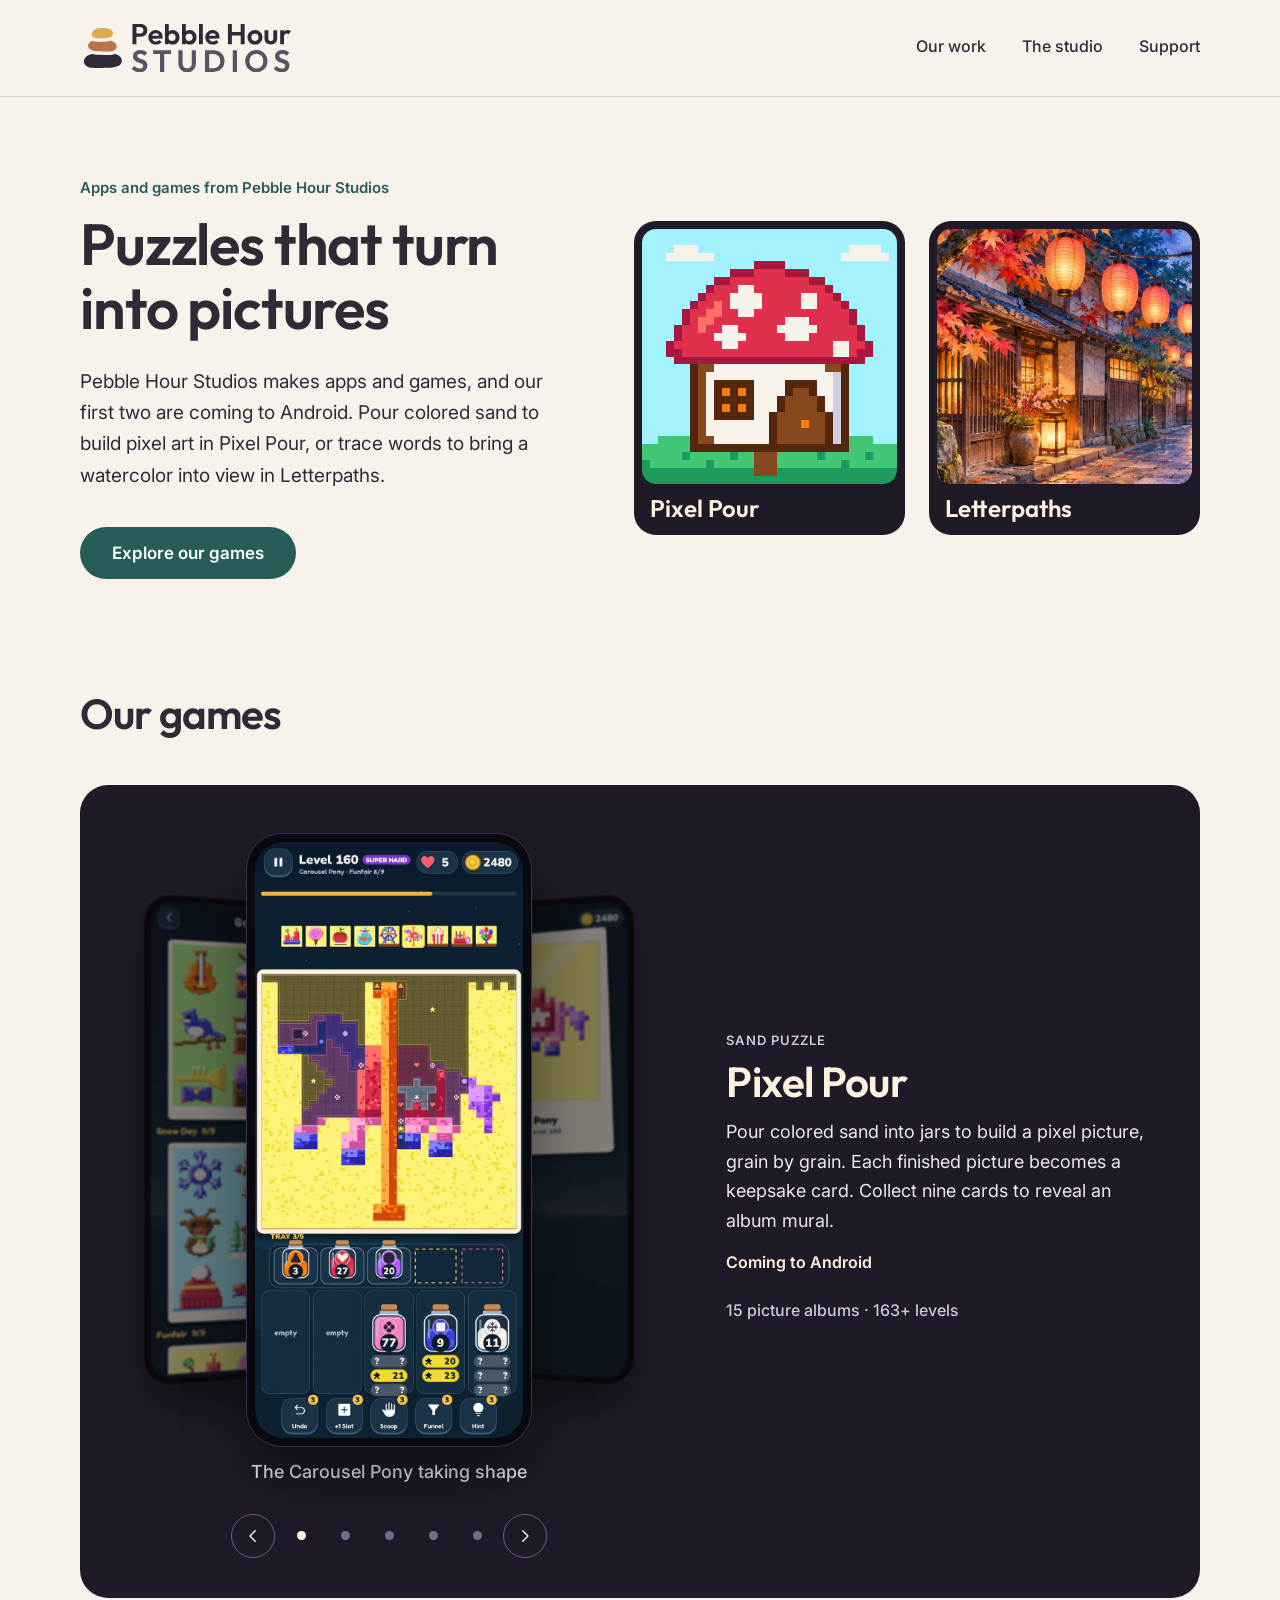
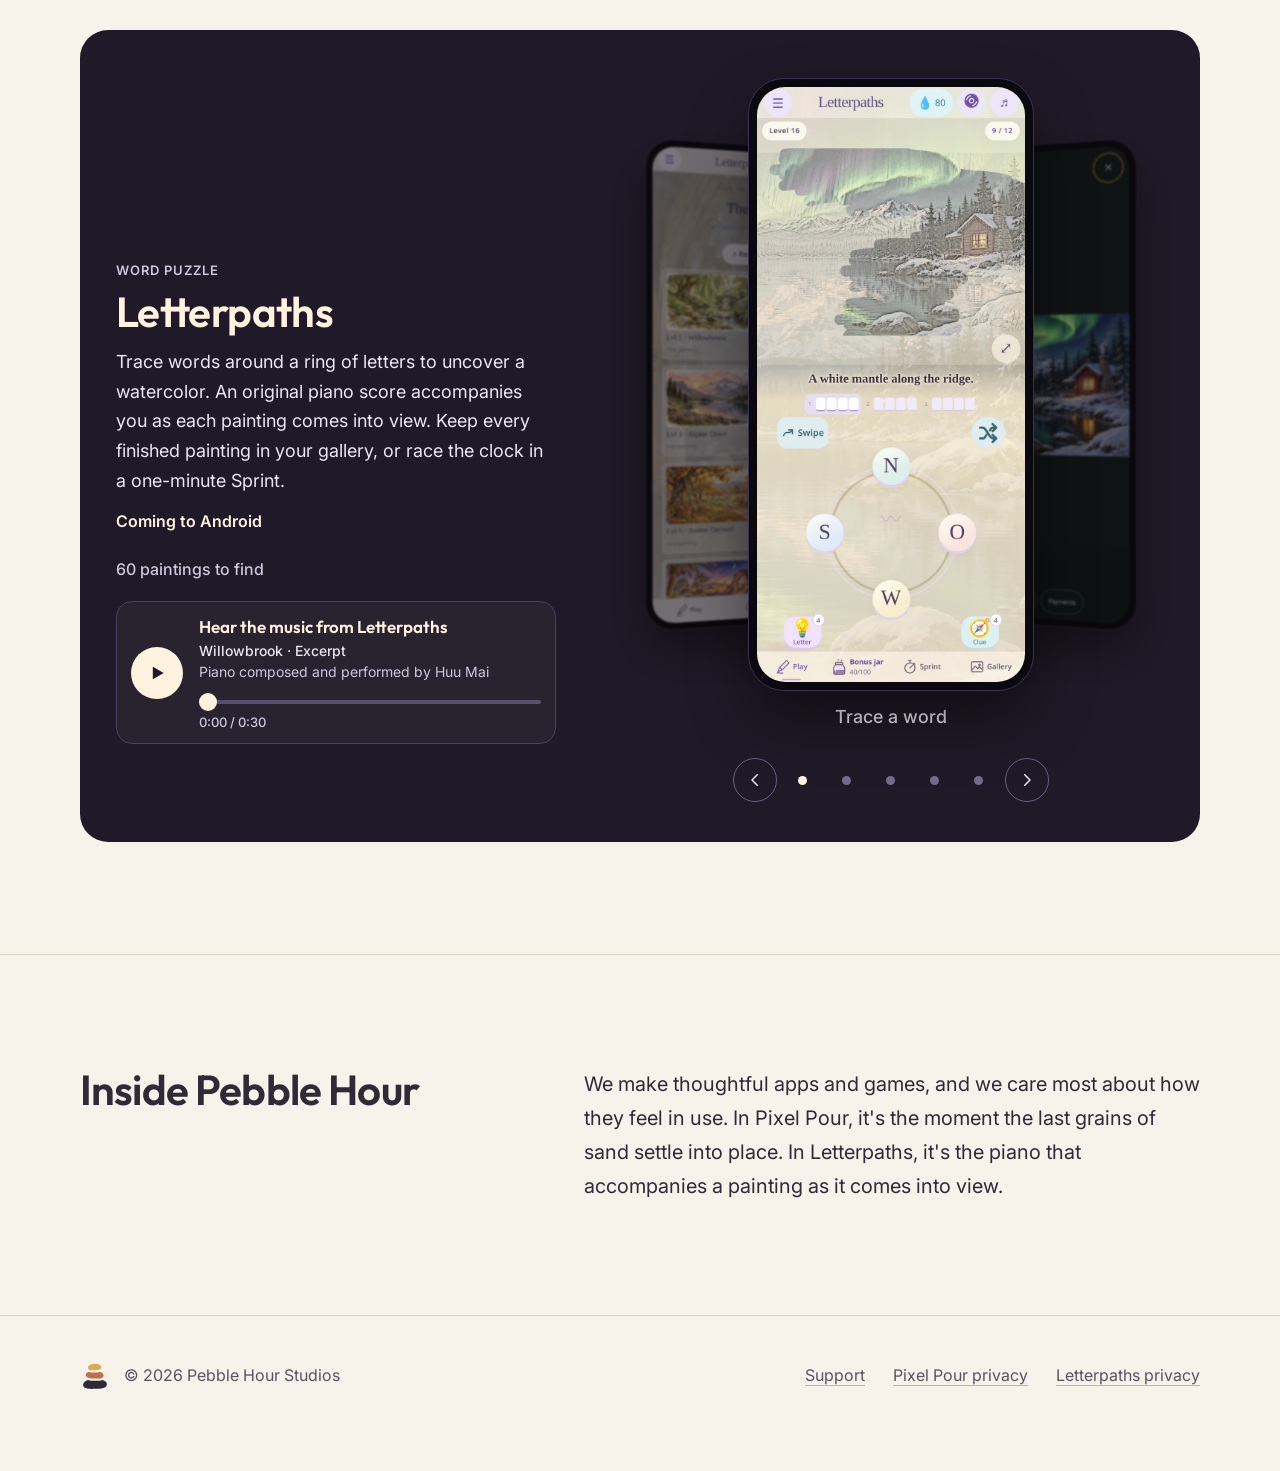
<file: index.html>
<!DOCTYPE html>
<html lang="en-US">
<head>
  <meta charset="utf-8">
  <meta name="viewport" content="width=device-width, initial-scale=1">
  <title>Pebble Hour Studios | Pixel Pour and Letterpaths</title>
  <meta name="description" content="Pour colored sand into pixel art or trace words to uncover watercolors. Pixel Pour and Letterpaths, from Pebble Hour Studios, are coming to Android.">
  <link rel="canonical" href="https://pebblehourstudios.com/">
  <meta name="theme-color" content="#F7F3EB">
  <meta name="color-scheme" content="light">
  <meta property="og:site_name" content="Pebble Hour Studios">
  <meta property="og:title" content="Pebble Hour Studios | Pixel Pour and Letterpaths">
  <meta property="og:description" content="Pour colored sand into pixel art or trace words to uncover watercolors. Pixel Pour and Letterpaths, from Pebble Hour Studios, are coming to Android.">
  <meta property="og:type" content="website">
  <meta property="og:url" content="https://pebblehourstudios.com/">
  <meta property="og:image" content="https://pebblehourstudios.com/assets/og-image.png">
  <meta property="og:image:type" content="image/png">
  <meta property="og:image:width" content="1200">
  <meta property="og:image:height" content="630">
  <meta property="og:image:alt" content="Pebble Hour Studios. Apps and games: Pixel Pour, a sand puzzle, and Letterpaths, a watercolor word game.">
  <meta property="og:locale" content="en_US">
  <meta name="twitter:card" content="summary_large_image">
  <meta name="twitter:title" content="Pebble Hour Studios | Pixel Pour and Letterpaths">
  <meta name="twitter:description" content="Pour colored sand into pixel art or trace words to uncover watercolors. Pixel Pour and Letterpaths, from Pebble Hour Studios, are coming to Android.">
  <meta name="twitter:image" content="https://pebblehourstudios.com/assets/og-image.png">
  <meta name="twitter:image:alt" content="Pebble Hour Studios. Apps and games: Pixel Pour, a sand puzzle, and Letterpaths, a watercolor word game.">
  <link rel="icon" href="/favicon.ico" sizes="16x16 32x32">
  <link rel="icon" href="/assets/favicon-32.png" type="image/png" sizes="32x32">
  <link rel="icon" href="/assets/favicon-16.png" type="image/png" sizes="16x16">
  <link rel="icon" href="/assets/favicon-32.svg" type="image/svg+xml" sizes="32x32">
  <link rel="icon" href="/assets/favicon-16.svg" type="image/svg+xml" sizes="16x16">
  <link rel="apple-touch-icon" href="/assets/apple-touch-icon.png" sizes="180x180">
  <link rel="manifest" href="/site.webmanifest">
  <link rel="preload" href="/assets/fonts/Outfit-Variable.woff2" as="font" type="font/woff2" crossorigin>
  <link rel="preload" href="/assets/fonts/Inter-Variable.woff2" as="font" type="font/woff2" crossorigin>
  <link rel="stylesheet" href="/assets/style.css">
  <script type="application/ld+json">
  {
    "@context": "https://schema.org",
    "@type": "Organization",
    "name": "Pebble Hour Studios",
    "description": "Pour colored sand into pixel art or trace words to uncover watercolors. Pixel Pour and Letterpaths, from Pebble Hour Studios, are coming to Android.",
    "url": "https://pebblehourstudios.com/",
    "logo": "https://pebblehourstudios.com/assets/lockup_horizontal_light.png",
    "email": "support@pebblehourstudios.com"
  }
  </script>
</head>
<body>
  <a class="skip" href="#main">Skip to content</a>

  <header class="site-head">
    <div class="wrap">
      <a class="logo" href="#top" aria-label="Pebble Hour Studios, home"><img src="/assets/lockup_horizontal_light.svg" alt="Pebble Hour Studios" width="215" height="48"></a>
      <nav aria-label="Main"><ul>
        <li><a href="#work">Our work</a></li>
        <li><a href="#studio">The studio</a></li>
        <li><a href="/support.html">Support</a></li>
      </ul></nav>
    </div>
  </header>

  <main id="main">
    <section class="hero" id="top">
      <div class="wrap">
        <div class="hero-copy">
          <p class="kicker">Apps and games from Pebble Hour Studios</p>
          <h1>Puzzles that turn into pictures</h1>
          <p class="lede">Pebble Hour Studios makes apps and games, and our first two are coming to Android. Pour colored sand to build pixel art in Pixel Pour, or trace words to bring a watercolor into view in Letterpaths.</p>
          <a class="btn" href="#work">Explore our games</a>
        </div>
        <ul class="teasers">
          <li><a class="teaser" href="#pixel-pour"><span class="art"><img class="pix" src="/assets/art-mushroom-cottage.png" alt="Pixel Pour artwork: a pixel-art mushroom cottage" width="640" height="640" fetchpriority="low" decoding="async"></span><span class="name">Pixel Pour</span></a></li>
          <li><a class="teaser" href="#letterpaths"><span class="art"><img src="/assets/art-paper-lanterns.webp" alt="Letterpaths artwork: a watercolor of a lantern-lit street in autumn" width="640" height="800" fetchpriority="low" decoding="async"></span><span class="name">Letterpaths</span></a></li>
        </ul>
      </div>
    </section>

    <section class="work" id="work">
      <div class="wrap">
        <h2>Our games</h2>
        <div class="panels">
          <article class="panel" id="pixel-pour" aria-labelledby="h-pp">
            <div class="head">
              <div class="eyebrow">Sand puzzle</div>
              <h3 id="h-pp">Pixel Pour</h3>
            </div>
            <div class="intro">
              <p>Pour colored sand into jars to build a pixel picture, grain by grain. Each finished picture becomes a keepsake card. Collect nine cards to reveal an album mural.</p>
              <p class="status">Coming to Android</p>
            </div>
            <div class="carousel" role="region" aria-roledescription="carousel" aria-label="Pixel Pour screenshots">
              <div class="stage" aria-live="polite">
                <figure class="phone pos-c" role="group" aria-roledescription="slide" aria-label="1 of 5" data-caption="The Carousel Pony taking shape"><div class="screen"><img src="/assets/pp-1.webp" alt="Pixel Pour mid-pour: colored sand filling the Carousel Pony picture" width="720" height="1600" loading="lazy" decoding="async" fetchpriority="low"></div></figure>
                <figure class="phone pos-r" role="group" aria-roledescription="slide" aria-label="2 of 5" aria-hidden="true" data-caption="The completed keepsake card"><div class="screen"><img src="/assets/pp-2.webp" alt="The same pony finished: the completed Carousel Pony keepsake card" width="720" height="1600" loading="lazy" decoding="async" fetchpriority="low"></div></figure>
                <figure class="phone pos-hr" role="group" aria-roledescription="slide" aria-label="3 of 5" aria-hidden="true" data-caption="A mushroom cottage, nearly there"><div class="screen"><img src="/assets/pp-3.webp" alt="Pixel Pour: a nearly complete red mushroom cottage" width="720" height="1600" loading="lazy" decoding="async" fetchpriority="low"></div></figure>
                <figure class="phone pos-hl" role="group" aria-roledescription="slide" aria-label="4 of 5" aria-hidden="true" data-caption="The Red Canoe puzzle"><div class="screen"><img src="/assets/pp-4.webp" alt="Pixel Pour: a colorful Red Canoe puzzle" width="720" height="1600" loading="lazy" decoding="async" fetchpriority="low"></div></figure>
                <figure class="phone pos-l" role="group" aria-roledescription="slide" aria-label="5 of 5" aria-hidden="true" data-caption="Album murals"><div class="screen"><img src="/assets/pp-5.webp" alt="Pixel Pour album murals: finished mural pictures" width="720" height="1600" loading="lazy" decoding="async" fetchpriority="low"></div></figure>
              </div>
              <p class="car-cap">The Carousel Pony taking shape</p>
              <div class="car-ctrl">
                <button class="car-btn car-prev" type="button" aria-label="Previous screenshot"><svg viewBox="0 0 24 24" aria-hidden="true"><path d="M15 5l-7 7 7 7"/></svg></button>
                <div class="dots"><button class="dot" type="button" aria-label="Show screenshot 1 of 5: The Carousel Pony taking shape" aria-current="true"></button><button class="dot" type="button" aria-label="Show screenshot 2 of 5: The completed keepsake card"></button><button class="dot" type="button" aria-label="Show screenshot 3 of 5: A mushroom cottage, nearly there"></button><button class="dot" type="button" aria-label="Show screenshot 4 of 5: The Red Canoe puzzle"></button><button class="dot" type="button" aria-label="Show screenshot 5 of 5: Album murals"></button></div>
                <button class="car-btn car-next" type="button" aria-label="Next screenshot"><svg viewBox="0 0 24 24" aria-hidden="true"><path d="M9 5l7 7-7 7"/></svg></button>
              </div>
            </div>
            <div class="details">
              <p class="facts">15 picture albums · 163+ levels</p>
            </div>
          </article>

          <article class="panel rev" id="letterpaths" aria-labelledby="h-lp">
            <div class="head">
              <div class="eyebrow">Word puzzle</div>
              <h3 id="h-lp">Letterpaths</h3>
            </div>
            <div class="intro">
              <p>Trace words around a ring of letters to uncover a watercolor. An original piano score accompanies you as each painting comes into view. Keep every finished painting in your gallery, or race the clock in a one-minute Sprint.</p>
              <p class="status">Coming to Android</p>
            </div>
            <div class="carousel" role="region" aria-roledescription="carousel" aria-label="Letterpaths screenshots">
              <div class="stage" aria-live="polite">
                <figure class="phone pos-c" role="group" aria-roledescription="slide" aria-label="1 of 5" data-caption="Trace a word"><div class="screen"><img src="/assets/lp-2.webp" alt="Letterpaths mid-play: tracing a word around the ring of letters, with the Northern Lights watercolor appearing behind" width="720" height="1600" loading="lazy" decoding="async" fetchpriority="low"></div></figure>
                <figure class="phone pos-r" role="group" aria-roledescription="slide" aria-label="2 of 5" aria-hidden="true" data-caption="Northern Lights, complete"><div class="screen"><img class="viewer viewer-nl" src="/assets/lp-1.webp" alt="The finished Northern Lights watercolor in the Letterpaths painting viewer" width="720" height="1600" loading="lazy" decoding="async" fetchpriority="low"></div></figure>
                <figure class="phone pos-hr" role="group" aria-roledescription="slide" aria-label="3 of 5" aria-hidden="true" data-caption="Paper Lanterns"><div class="screen"><img class="viewer viewer-lanterns" src="/assets/lp-3.webp" alt="The Paper Lanterns watercolor in the Letterpaths painting viewer" width="720" height="1600" loading="lazy" decoding="async" fetchpriority="low"></div></figure>
                <figure class="phone pos-hl" role="group" aria-roledescription="slide" aria-label="4 of 5" aria-hidden="true" data-caption="Koi Pavilion"><div class="screen"><img class="viewer viewer-koi" src="/assets/lp-4.webp" alt="The Koi Pavilion watercolor in the Letterpaths painting viewer" width="720" height="1600" loading="lazy" decoding="async" fetchpriority="low"></div></figure>
                <figure class="phone pos-l" role="group" aria-roledescription="slide" aria-label="5 of 5" aria-hidden="true" data-caption="Your gallery"><div class="screen"><img src="/assets/lp-5.webp" alt="Letterpaths gallery of finished watercolors" width="720" height="1600" loading="lazy" decoding="async" fetchpriority="low"></div></figure>
              </div>
              <p class="car-cap">Trace a word</p>
              <div class="car-ctrl">
                <button class="car-btn car-prev" type="button" aria-label="Previous screenshot"><svg viewBox="0 0 24 24" aria-hidden="true"><path d="M15 5l-7 7 7 7"/></svg></button>
                <div class="dots"><button class="dot" type="button" aria-label="Show screenshot 1 of 5: Trace a word" aria-current="true"></button><button class="dot" type="button" aria-label="Show screenshot 2 of 5: Northern Lights, complete"></button><button class="dot" type="button" aria-label="Show screenshot 3 of 5: Paper Lanterns"></button><button class="dot" type="button" aria-label="Show screenshot 4 of 5: Koi Pavilion"></button><button class="dot" type="button" aria-label="Show screenshot 5 of 5: Your gallery"></button></div>
                <button class="car-btn car-next" type="button" aria-label="Next screenshot"><svg viewBox="0 0 24 24" aria-hidden="true"><path d="M9 5l7 7-7 7"/></svg></button>
              </div>
            </div>
            <div class="details">
              <p class="facts">60 paintings to find</p>
              <div class="sleeve" role="group" aria-label="Hear the music from Letterpaths">
                <button class="playbtn" type="button" aria-pressed="false" aria-label="Play Willowbrook excerpt"><svg class="i-play" viewBox="0 0 24 24" aria-hidden="true"><path d="M7 4.5v15l13-7.5z"/></svg><svg class="i-pause" viewBox="0 0 24 24" aria-hidden="true"><path d="M6 4.5h4.5v15H6zM13.5 4.5H18v15h-4.5z"/></svg></button>
                <div class="meta">
                  <div class="ttl">Hear the music from Letterpaths</div>
                  <div class="track">Willowbrook · Excerpt</div>
                  <div class="credit">Piano composed and performed by Huu Mai</div>
                  <input class="seek" type="range" min="0" max="100" step="0.1" value="0" aria-label="Willowbrook excerpt playback position">
                  <div class="time" aria-hidden="true">0:00 / 0:30</div>
                </div>
                <audio preload="none" src="/assets/audio/willowbrook-excerpt.mp3"></audio>
              </div>
            </div>
          </article>
        </div>
      </div>
    </section>

    <section class="studio" id="studio">
      <div class="wrap">
        <h2>Inside Pebble Hour</h2>
        <p>We make thoughtful apps and games, and we care most about how they feel in use. In Pixel Pour, it's the moment the last grains of sand settle into place. In Letterpaths, it's the piano that accompanies a painting as it comes into view.</p>
      </div>
    </section>
  </main>

  <footer class="foot">
    <div class="wrap">
      <div class="l"><img class="m" src="/assets/mark_light.svg" alt="" width="30" height="30"><span>© 2026 Pebble Hour Studios</span></div>
      <nav aria-label="Footer"><ul>
        <li><a href="/support.html">Support</a></li>
        <li><a href="/pixel-pour/privacy.html">Pixel Pour privacy</a></li>
        <li><a href="/letterpaths/privacy.html">Letterpaths privacy</a></li>
      </ul></nav>
    </div>
  </footer>
  <script src="/assets/carousel.js" defer></script>
  <script src="/assets/audio.js" defer></script>
</body>
</html>
</file>
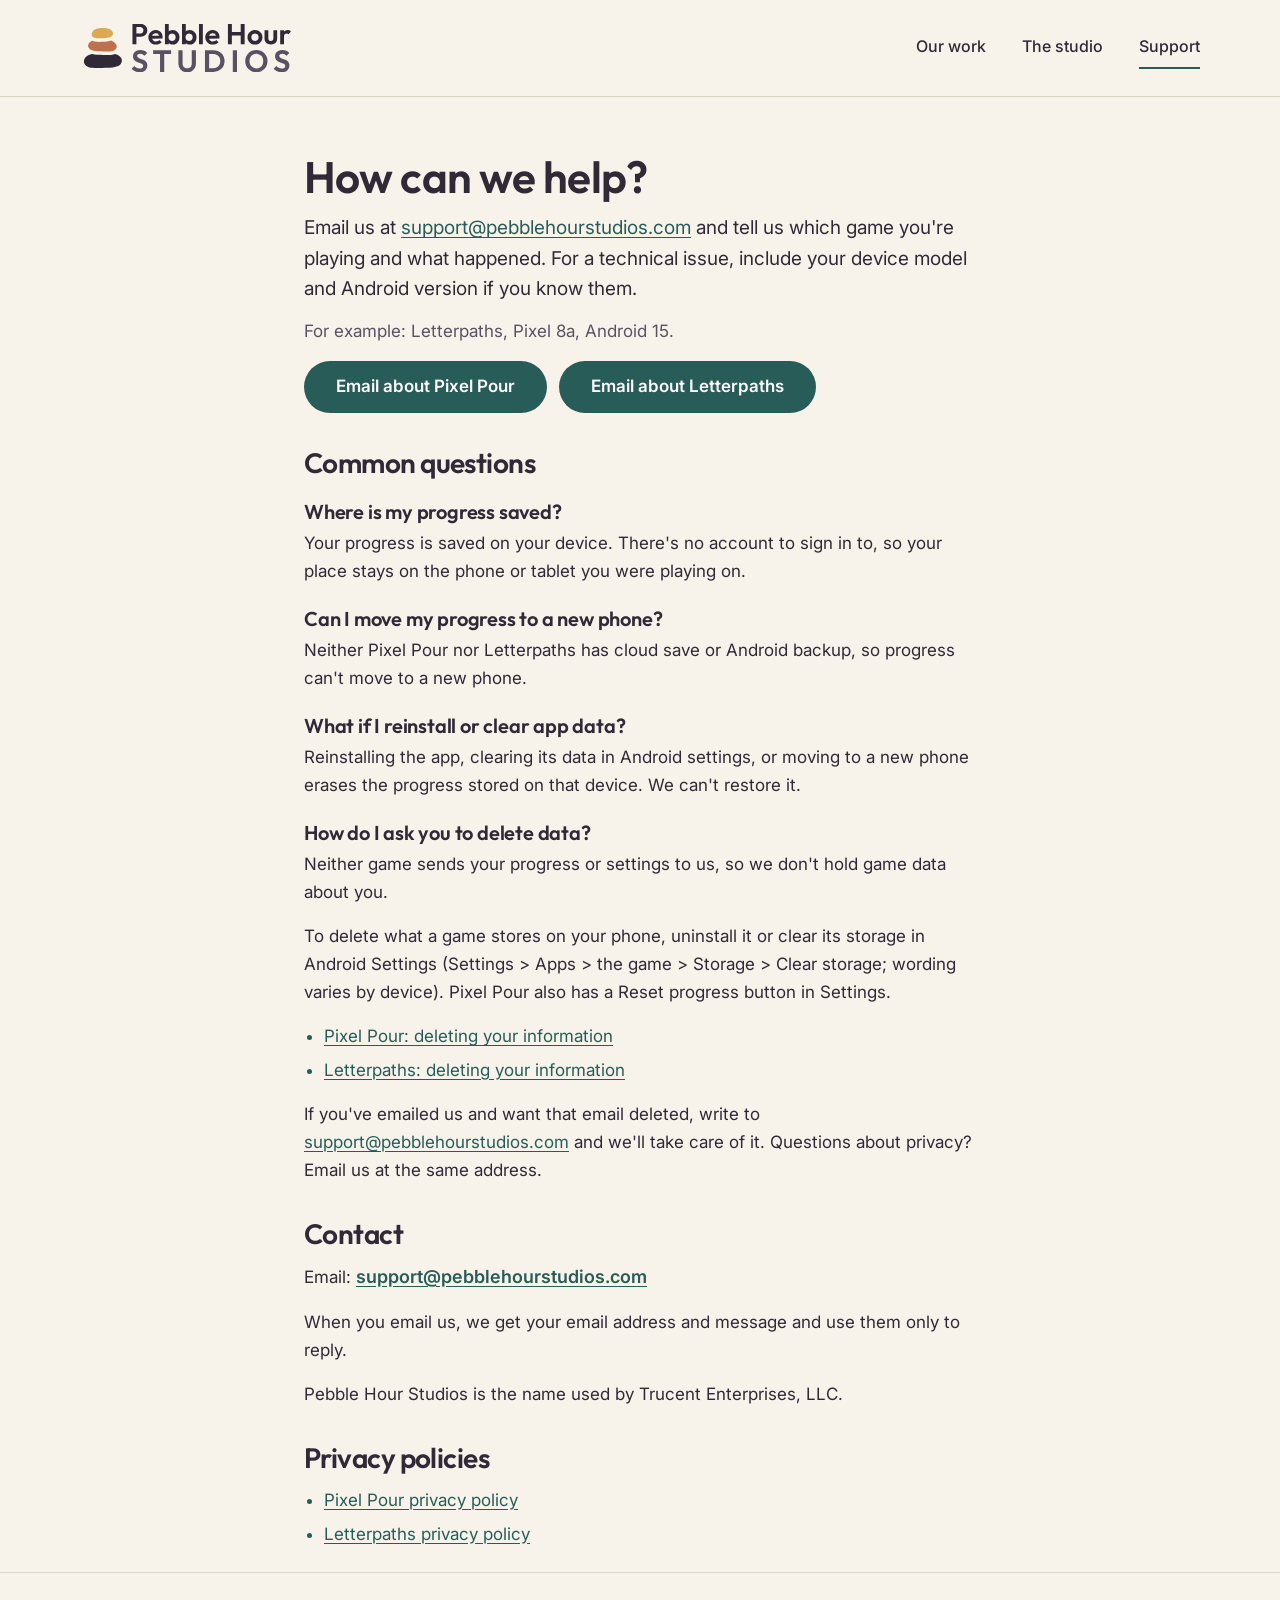
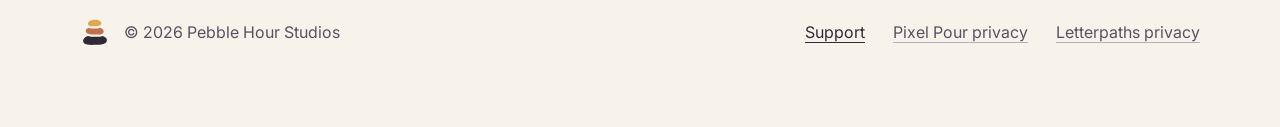
<file: support.html>
<!DOCTYPE html>
<html lang="en-US">
<head>
  <meta charset="utf-8">
  <meta name="viewport" content="width=device-width, initial-scale=1">
  <title>Support | Pebble Hour Studios</title>
  <meta name="description" content="Get help with Pixel Pour and Letterpaths. Email support@pebblehourstudios.com with the game name, device model, and Android version.">
  <link rel="canonical" href="https://pebblehourstudios.com/support.html">
  <meta name="theme-color" content="#F7F3EB">
  <meta name="color-scheme" content="light">
  <meta property="og:site_name" content="Pebble Hour Studios">
  <meta property="og:title" content="Support | Pebble Hour Studios">
  <meta property="og:description" content="Get help with Pixel Pour and Letterpaths. Email support@pebblehourstudios.com with the game name, device model, and Android version.">
  <meta property="og:type" content="website">
  <meta property="og:url" content="https://pebblehourstudios.com/support.html">
  <meta property="og:image" content="https://pebblehourstudios.com/assets/og-image.png">
  <meta property="og:image:type" content="image/png">
  <meta property="og:image:width" content="1200">
  <meta property="og:image:height" content="630">
  <meta property="og:image:alt" content="Pebble Hour Studios. Apps and games: Pixel Pour, a sand puzzle, and Letterpaths, a watercolor word game.">
  <meta property="og:locale" content="en_US">
  <meta name="twitter:card" content="summary_large_image">
  <meta name="twitter:title" content="Support | Pebble Hour Studios">
  <meta name="twitter:description" content="Get help with Pixel Pour and Letterpaths. Email support@pebblehourstudios.com with the game name, device model, and Android version.">
  <meta name="twitter:image" content="https://pebblehourstudios.com/assets/og-image.png">
  <meta name="twitter:image:alt" content="Pebble Hour Studios. Apps and games: Pixel Pour, a sand puzzle, and Letterpaths, a watercolor word game.">
  <link rel="icon" href="/favicon.ico" sizes="16x16 32x32">
  <link rel="icon" href="/assets/favicon-32.png" type="image/png" sizes="32x32">
  <link rel="icon" href="/assets/favicon-16.png" type="image/png" sizes="16x16">
  <link rel="icon" href="/assets/favicon-32.svg" type="image/svg+xml" sizes="32x32">
  <link rel="icon" href="/assets/favicon-16.svg" type="image/svg+xml" sizes="16x16">
  <link rel="apple-touch-icon" href="/assets/apple-touch-icon.png" sizes="180x180">
  <link rel="manifest" href="/site.webmanifest">
  <link rel="preload" href="/assets/fonts/Outfit-Variable.woff2" as="font" type="font/woff2" crossorigin>
  <link rel="stylesheet" href="/assets/style.css">
</head>
<body>
  <a class="skip" href="#main">Skip to content</a>
  <header class="site-head">
    <div class="wrap">
      <a class="logo" href="/" aria-label="Pebble Hour Studios, home"><img src="/assets/lockup_horizontal_light.svg" alt="Pebble Hour Studios" width="215" height="48"></a>
      <nav aria-label="Main"><ul>
        <li><a href="/#work">Our work</a></li>
        <li><a href="/#studio">The studio</a></li>
        <li><a href="/support.html" aria-current="page">Support</a></li>
      </ul></nav>
    </div>
  </header>
<main id="main">
    <div class="wrap narrow prose">
      <header class="page-head">
        <h1>How can we help?</h1>
      </header>
      <p class="lede">Email us at <a href="mailto:support@pebblehourstudios.com">support@pebblehourstudios.com</a> and tell us which game you're playing and what happened. For a technical issue, include your device model and Android version if you know them.</p>
      <p class="example">For example: Letterpaths, Pixel 8a, Android 15.</p>
      <div class="actions">
        <a class="btn" href="mailto:support@pebblehourstudios.com?subject=Pixel%20Pour">Email about Pixel Pour</a>
        <a class="btn" href="mailto:support@pebblehourstudios.com?subject=Letterpaths">Email about Letterpaths</a>
      </div>

      <h2>Common questions</h2>
      <h3>Where is my progress saved?</h3>
      <p>Your progress is saved on your device. There's no account to sign in to, so your place stays on the phone or tablet you were playing on.</p>
      <h3>Can I move my progress to a new phone?</h3>
      <p>Neither Pixel Pour nor Letterpaths has cloud save or Android backup, so progress can't move to a new phone.</p>
      <h3>What if I reinstall or clear app data?</h3>
      <p>Reinstalling the app, clearing its data in Android settings, or moving to a new phone erases the progress stored on that device. We can't restore it.</p>
      <h3 id="delete">How do I ask you to delete data?</h3>
      <p>Neither game sends your progress or settings to us, so we don't hold game data about you.</p>
      <p>To delete what a game stores on your phone, uninstall it or clear its storage in Android Settings (Settings &gt; Apps &gt; the game &gt; Storage &gt; Clear storage; wording varies by device). Pixel Pour also has a Reset progress button in Settings.</p>
      <ul>
        <li><a href="/pixel-pour/privacy.html#choices">Pixel Pour: deleting your information</a></li>
        <li><a href="/letterpaths/privacy.html#choices">Letterpaths: deleting your information</a></li>
      </ul>
      <p>If you've emailed us and want that email deleted, write to <a href="mailto:support@pebblehourstudios.com">support@pebblehourstudios.com</a> and we'll take care of it. Questions about privacy? Email us at the same address.</p>

      <h2 id="contact">Contact</h2>
      <p>Email: <a class="contact-mail" href="mailto:support@pebblehourstudios.com">support@pebblehourstudios.com</a></p>
      <p>When you email us, we get your email address and message and use them only to reply.</p>
      <p>Pebble Hour Studios is the name used by Trucent Enterprises, LLC.</p>

      <h2>Privacy policies</h2>
      <ul>
        <li><a href="/pixel-pour/privacy.html">Pixel Pour privacy policy</a></li>
        <li><a href="/letterpaths/privacy.html">Letterpaths privacy policy</a></li>
      </ul>
    </div>
  </main>
  <footer class="foot">
    <div class="wrap">
      <div class="l"><img class="m" src="/assets/mark_light.svg" alt="" width="30" height="30"><span>© 2026 Pebble Hour Studios</span></div>
      <nav aria-label="Footer"><ul>
        <li><a href="/support.html" aria-current="page">Support</a></li>
        <li><a href="/pixel-pour/privacy.html">Pixel Pour privacy</a></li>
        <li><a href="/letterpaths/privacy.html">Letterpaths privacy</a></li>
      </ul></nav>
    </div>
  </footer>
</body>
</html>
</file>
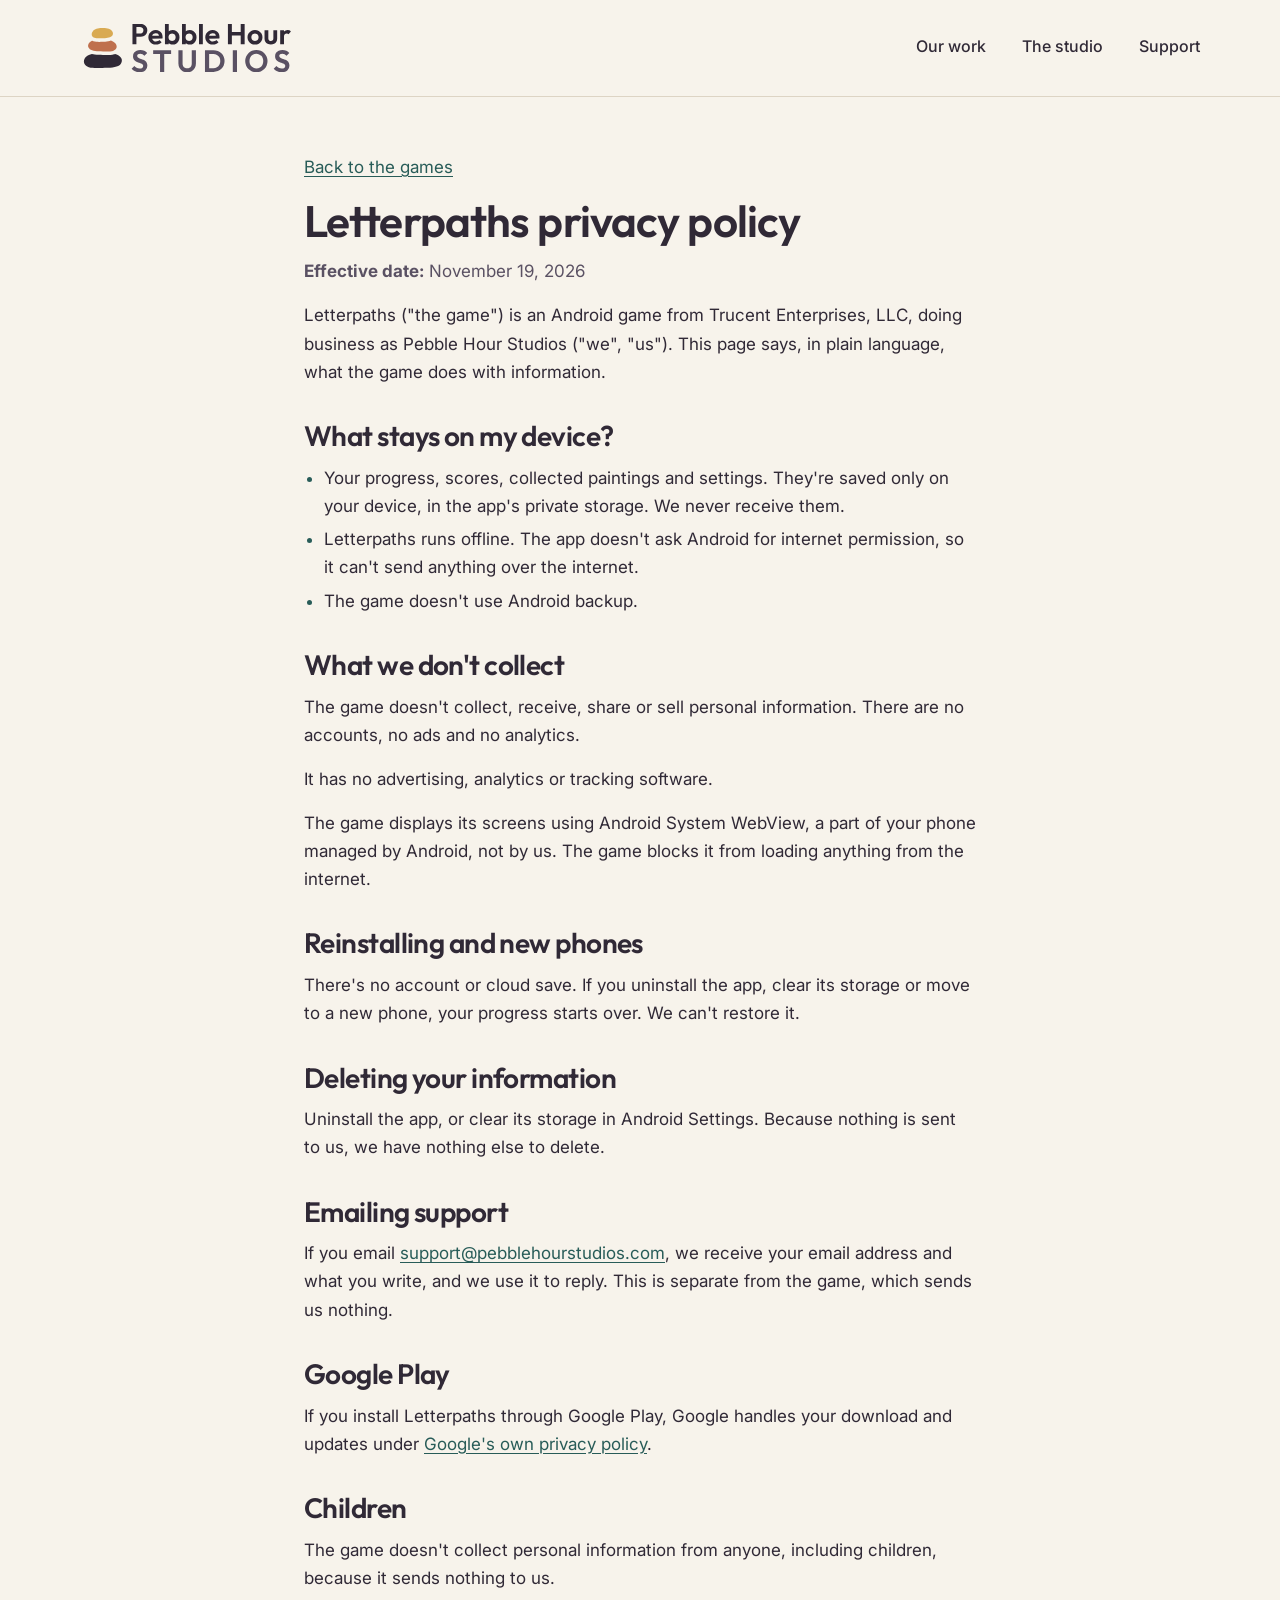
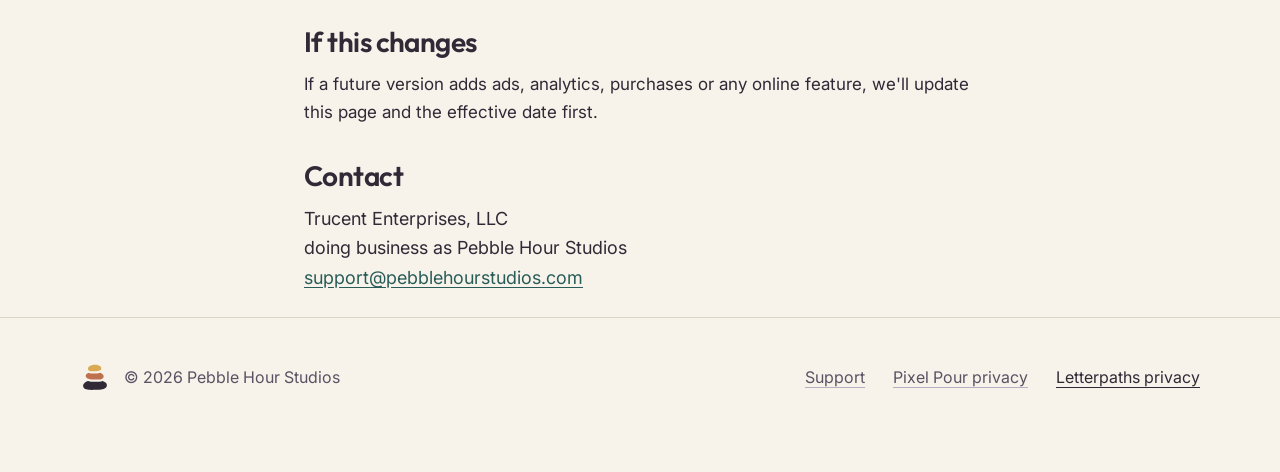
<file: letterpaths/privacy.html>
<!DOCTYPE html>
<html lang="en-US">
<head>
  <meta charset="utf-8">
  <meta name="viewport" content="width=device-width, initial-scale=1">
  <title>Letterpaths privacy policy | Pebble Hour Studios</title>
  <meta name="description" content="Privacy policy for the Letterpaths Android game. It runs offline, stores progress only on your device, and doesn't collect personal information. Effective November 19, 2026.">
  <link rel="canonical" href="https://pebblehourstudios.com/letterpaths/privacy.html">
  <meta name="theme-color" content="#F7F3EB">
  <meta name="color-scheme" content="light">
  <meta property="og:site_name" content="Pebble Hour Studios">
  <meta property="og:title" content="Letterpaths privacy policy | Pebble Hour Studios">
  <meta property="og:description" content="Privacy policy for the Letterpaths Android game. It runs offline, stores progress only on your device, and doesn't collect personal information. Effective November 19, 2026.">
  <meta property="og:type" content="website">
  <meta property="og:url" content="https://pebblehourstudios.com/letterpaths/privacy.html">
  <meta property="og:image" content="https://pebblehourstudios.com/assets/og-image.png">
  <meta property="og:image:type" content="image/png">
  <meta property="og:image:width" content="1200">
  <meta property="og:image:height" content="630">
  <meta property="og:image:alt" content="Pebble Hour Studios. Apps and games: Pixel Pour, a sand puzzle, and Letterpaths, a watercolor word game.">
  <meta property="og:locale" content="en_US">
  <meta name="twitter:card" content="summary_large_image">
  <meta name="twitter:title" content="Letterpaths privacy policy | Pebble Hour Studios">
  <meta name="twitter:description" content="Privacy policy for the Letterpaths Android game. It runs offline, stores progress only on your device, and doesn't collect personal information. Effective November 19, 2026.">
  <meta name="twitter:image" content="https://pebblehourstudios.com/assets/og-image.png">
  <meta name="twitter:image:alt" content="Pebble Hour Studios. Apps and games: Pixel Pour, a sand puzzle, and Letterpaths, a watercolor word game.">
  <link rel="icon" href="/favicon.ico" sizes="16x16 32x32">
  <link rel="icon" href="/assets/favicon-32.png" type="image/png" sizes="32x32">
  <link rel="icon" href="/assets/favicon-16.png" type="image/png" sizes="16x16">
  <link rel="icon" href="/assets/favicon-32.svg" type="image/svg+xml" sizes="32x32">
  <link rel="icon" href="/assets/favicon-16.svg" type="image/svg+xml" sizes="16x16">
  <link rel="apple-touch-icon" href="/assets/apple-touch-icon.png" sizes="180x180">
  <link rel="manifest" href="/site.webmanifest">
  <link rel="preload" href="/assets/fonts/Outfit-Variable.woff2" as="font" type="font/woff2" crossorigin>
  <link rel="stylesheet" href="/assets/style.css">
</head>
<body>
  <a class="skip" href="#main">Skip to content</a>
  <header class="site-head">
    <div class="wrap">
      <a class="logo" href="/" aria-label="Pebble Hour Studios, home"><img src="/assets/lockup_horizontal_light.svg" alt="Pebble Hour Studios" width="215" height="48"></a>
      <nav aria-label="Main"><ul>
        <li><a href="/#work">Our work</a></li>
        <li><a href="/#studio">The studio</a></li>
        <li><a href="/support.html">Support</a></li>
      </ul></nav>
    </div>
  </header>
<main id="main">
    <div class="wrap narrow prose policy">
      <header class="page-head">
        <p class="back"><a href="/#work">Back to the games</a></p>
        <h1>Letterpaths privacy policy</h1>
        <p class="effective"><strong>Effective date:</strong> <time datetime="2026-11-19">November 19, 2026</time></p>
      </header>
      <p>Letterpaths ("the game") is an Android game from Trucent Enterprises, LLC, doing business as Pebble Hour Studios ("we", "us"). This page says, in plain language, what the game does with information.</p>

      <h2 id="on-device">What stays on my device?</h2>
      <ul>
        <li>Your progress, scores, collected paintings and settings. They're saved only on your device, in the app's private storage. We never receive them.</li>
        <li>Letterpaths runs offline. The app doesn't ask Android for internet permission, so it can't send anything over the internet.</li>
        <li>The game doesn't use Android backup.</li>
      </ul>

      <h2 id="not-collected">What we don't collect</h2>
      <p>The game doesn't collect, receive, share or sell personal information. There are no accounts, no ads and no analytics.</p>
      <p>It has no advertising, analytics or tracking software.</p>
      <p>The game displays its screens using Android System WebView, a part of your phone managed by Android, not by us. The game blocks it from loading anything from the internet.</p>

      <h2 id="reinstall">Reinstalling and new phones</h2>
      <p>There's no account or cloud save. If you uninstall the app, clear its storage or move to a new phone, your progress starts over. We can't restore it.</p>

      <h2 id="choices"><span id="deleting"></span>Deleting your information</h2>
      <p>Uninstall the app, or clear its storage in Android Settings. Because nothing is sent to us, we have nothing else to delete.</p>

      <h2 id="email">Emailing support</h2>
      <p>If you email <a href="mailto:support@pebblehourstudios.com">support@pebblehourstudios.com</a>, we receive your email address and what you write, and we use it to reply. This is separate from the game, which sends us nothing.</p>

      <h2 id="google-play">Google Play</h2>
      <p>If you install Letterpaths through Google Play, Google handles your download and updates under <a href="https://policies.google.com/privacy">Google's own privacy policy</a>.</p>

      <h2 id="children">Children</h2>
      <p>The game doesn't collect personal information from anyone, including children, because it sends nothing to us.</p>

      <h2 id="changes">If this changes</h2>
      <p>If a future version adds ads, analytics, purchases or any online feature, we'll update this page and the effective date first.</p>

      <h2 id="contact">Contact</h2>
      <address>
        Trucent Enterprises, LLC<br>
        doing business as Pebble Hour Studios<br>
        <a href="mailto:support@pebblehourstudios.com">support@pebblehourstudios.com</a>
      </address>
    </div>
  </main>
  <footer class="foot">
    <div class="wrap">
      <div class="l"><img class="m" src="/assets/mark_light.svg" alt="" width="30" height="30"><span>© 2026 Pebble Hour Studios</span></div>
      <nav aria-label="Footer"><ul>
        <li><a href="/support.html">Support</a></li>
        <li><a href="/pixel-pour/privacy.html">Pixel Pour privacy</a></li>
        <li><a href="/letterpaths/privacy.html" aria-current="page">Letterpaths privacy</a></li>
      </ul></nav>
    </div>
  </footer>
</body>
</html>
</file>
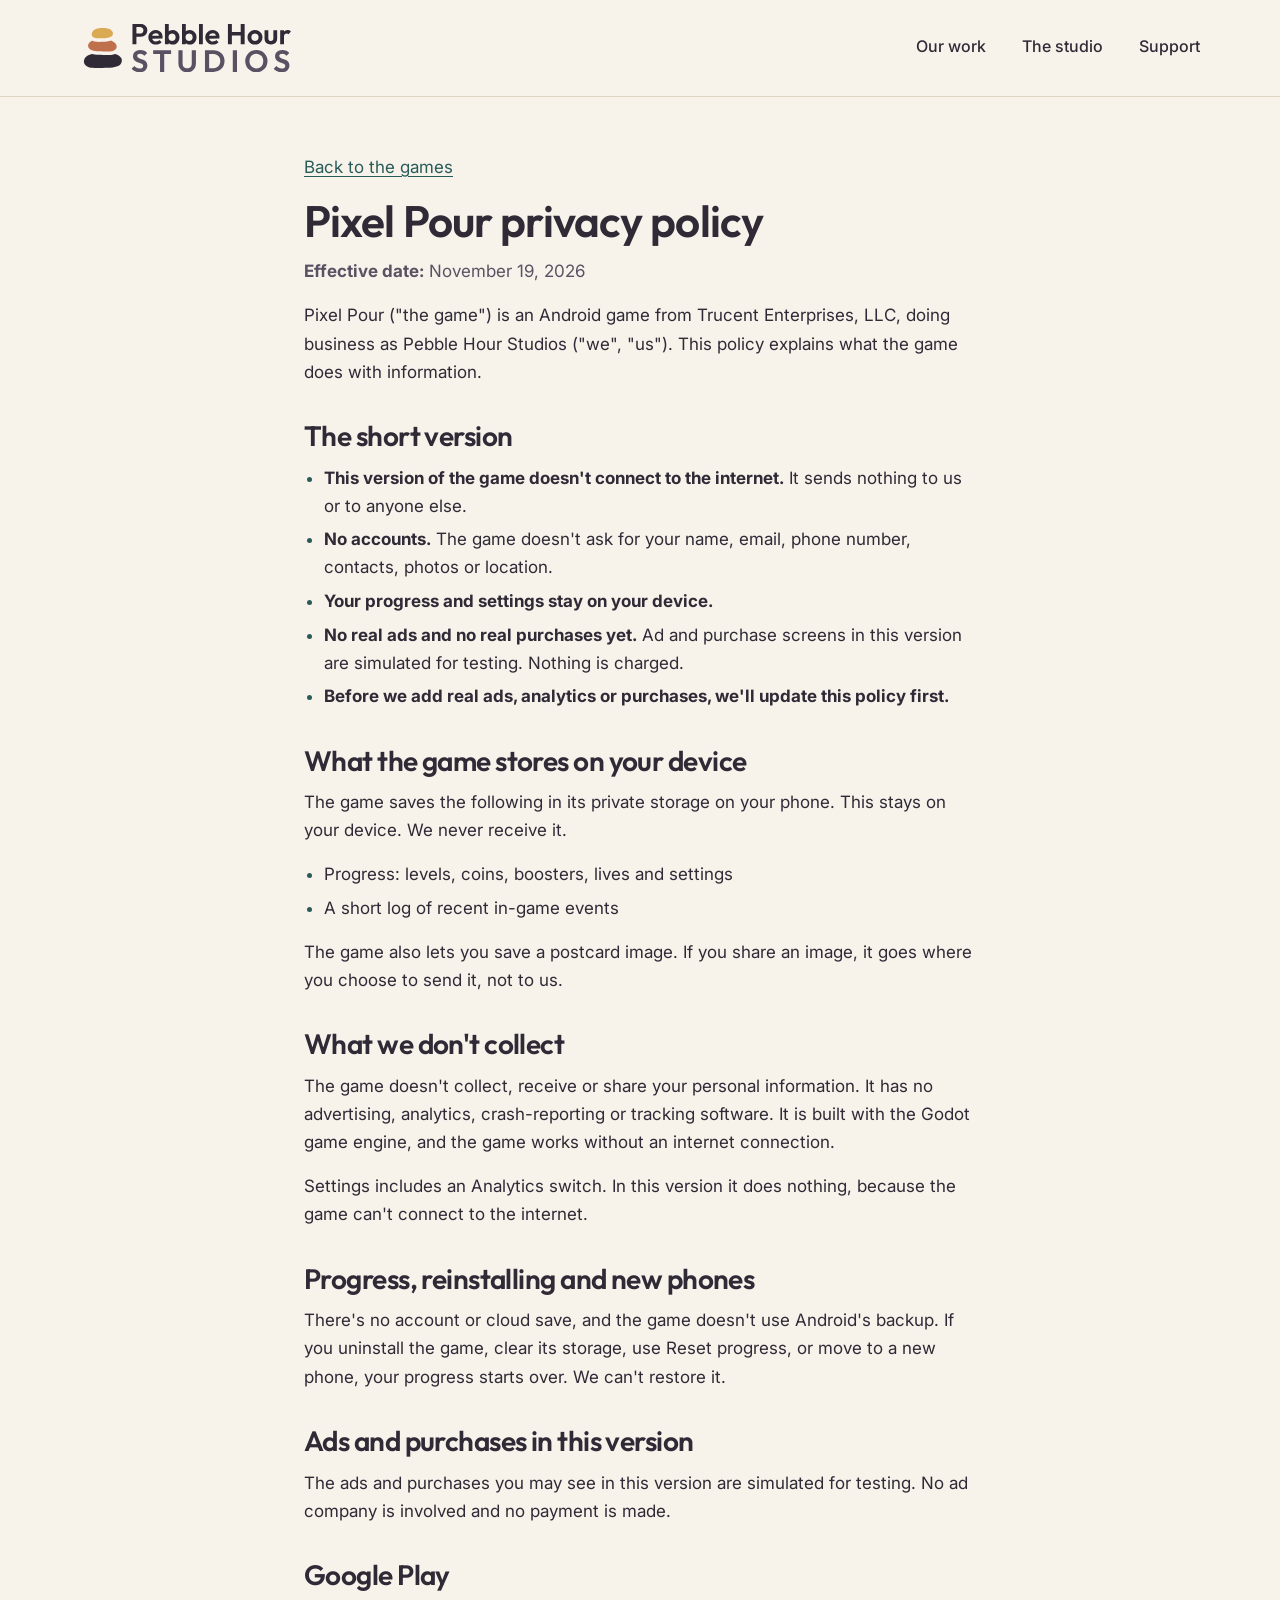
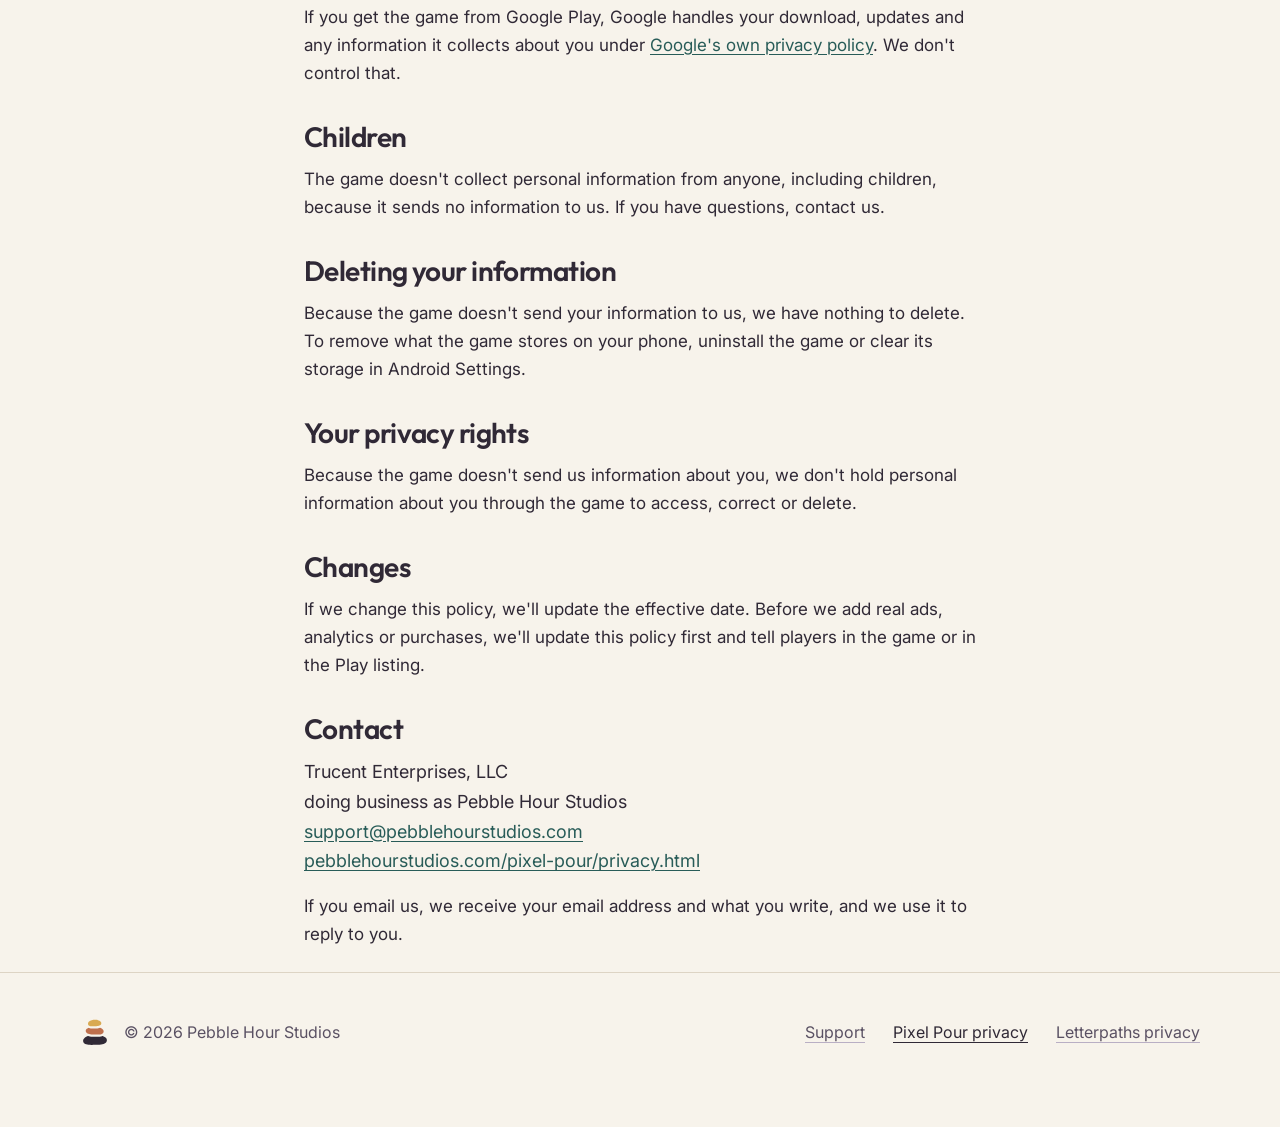
<file: pixel-pour/privacy.html>
<!DOCTYPE html>
<html lang="en-US">
<head>
  <meta charset="utf-8">
  <meta name="viewport" content="width=device-width, initial-scale=1">
  <title>Pixel Pour privacy policy | Pebble Hour Studios</title>
  <meta name="description" content="Privacy policy for Pixel Pour. This version doesn't connect to the internet, keeps progress on your device, and has no real ads or purchases. Effective November 19, 2026.">
  <link rel="canonical" href="https://pebblehourstudios.com/pixel-pour/privacy.html">
  <meta name="theme-color" content="#F7F3EB">
  <meta name="color-scheme" content="light">
  <meta property="og:site_name" content="Pebble Hour Studios">
  <meta property="og:title" content="Pixel Pour privacy policy | Pebble Hour Studios">
  <meta property="og:description" content="Privacy policy for Pixel Pour. This version doesn't connect to the internet, keeps progress on your device, and has no real ads or purchases. Effective November 19, 2026.">
  <meta property="og:type" content="website">
  <meta property="og:url" content="https://pebblehourstudios.com/pixel-pour/privacy.html">
  <meta property="og:image" content="https://pebblehourstudios.com/assets/og-image.png">
  <meta property="og:image:type" content="image/png">
  <meta property="og:image:width" content="1200">
  <meta property="og:image:height" content="630">
  <meta property="og:image:alt" content="Pebble Hour Studios. Apps and games: Pixel Pour, a sand puzzle, and Letterpaths, a watercolor word game.">
  <meta property="og:locale" content="en_US">
  <meta name="twitter:card" content="summary_large_image">
  <meta name="twitter:title" content="Pixel Pour privacy policy | Pebble Hour Studios">
  <meta name="twitter:description" content="Privacy policy for Pixel Pour. This version doesn't connect to the internet, keeps progress on your device, and has no real ads or purchases. Effective November 19, 2026.">
  <meta name="twitter:image" content="https://pebblehourstudios.com/assets/og-image.png">
  <meta name="twitter:image:alt" content="Pebble Hour Studios. Apps and games: Pixel Pour, a sand puzzle, and Letterpaths, a watercolor word game.">
  <link rel="icon" href="/favicon.ico" sizes="16x16 32x32">
  <link rel="icon" href="/assets/favicon-32.png" type="image/png" sizes="32x32">
  <link rel="icon" href="/assets/favicon-16.png" type="image/png" sizes="16x16">
  <link rel="icon" href="/assets/favicon-32.svg" type="image/svg+xml" sizes="32x32">
  <link rel="icon" href="/assets/favicon-16.svg" type="image/svg+xml" sizes="16x16">
  <link rel="apple-touch-icon" href="/assets/apple-touch-icon.png" sizes="180x180">
  <link rel="manifest" href="/site.webmanifest">
  <link rel="preload" href="/assets/fonts/Outfit-Variable.woff2" as="font" type="font/woff2" crossorigin>
  <link rel="stylesheet" href="/assets/style.css">
</head>
<body>
  <a class="skip" href="#main">Skip to content</a>
  <header class="site-head">
    <div class="wrap">
      <a class="logo" href="/" aria-label="Pebble Hour Studios, home"><img src="/assets/lockup_horizontal_light.svg" alt="Pebble Hour Studios" width="215" height="48"></a>
      <nav aria-label="Main"><ul>
        <li><a href="/#work">Our work</a></li>
        <li><a href="/#studio">The studio</a></li>
        <li><a href="/support.html">Support</a></li>
      </ul></nav>
    </div>
  </header>
<main id="main">
    <div class="wrap narrow prose policy">
      <header class="page-head">
        <p class="back"><a href="/#work">Back to the games</a></p>
        <h1>Pixel Pour privacy policy</h1>
        <p class="effective"><strong>Effective date:</strong> <time datetime="2026-11-19">November 19, 2026</time></p>
      </header>
      <p>Pixel Pour ("the game") is an Android game from Trucent Enterprises, LLC, doing business as Pebble Hour Studios ("we", "us"). This policy explains what the game does with information.</p>

      <h2 id="short">The short version</h2>
      <ul>
        <li><strong>This version of the game doesn't connect to the internet.</strong> It sends nothing to us or to anyone else.</li>
        <li><strong>No accounts.</strong> The game doesn't ask for your name, email, phone number, contacts, photos or location.</li>
        <li><strong>Your progress and settings stay on your device.</strong></li>
        <li><strong>No real ads and no real purchases yet.</strong> Ad and purchase screens in this version are simulated for testing. Nothing is charged.</li>
        <li><strong>Before we add real ads, analytics or purchases, we'll update this policy first.</strong></li>
      </ul>

      <h2 id="on-device">What the game stores on your device</h2>
      <p>The game saves the following in its private storage on your phone. This stays on your device. We never receive it.</p>
      <ul>
        <li>Progress: levels, coins, boosters, lives and settings</li>
        <li>A short log of recent in-game events</li>
      </ul>
      <p>The game also lets you save a postcard image. If you share an image, it goes where you choose to send it, not to us.</p>

      <h2 id="not-collected">What we don't collect</h2>
      <p>The game doesn't collect, receive or share your personal information. It has no advertising, analytics, crash-reporting or tracking software. It is built with the Godot game engine, and the game works without an internet connection.</p>
      <p>Settings includes an Analytics switch. In this version it does nothing, because the game can't connect to the internet.</p>

      <h2 id="progress">Progress, reinstalling and new phones</h2>
      <p>There's no account or cloud save, and the game doesn't use Android's backup. If you uninstall the game, clear its storage, use Reset progress, or move to a new phone, your progress starts over. We can't restore it.</p>

      <h2 id="ads">Ads and purchases in this version</h2>
      <p>The ads and purchases you may see in this version are simulated for testing. No ad company is involved and no payment is made.</p>

      <h2 id="google-play">Google Play</h2>
      <p>If you get the game from Google Play, Google handles your download, updates and any information it collects about you under <a href="https://policies.google.com/privacy">Google's own privacy policy</a>. We don't control that.</p>

      <h2 id="children">Children</h2>
      <p>The game doesn't collect personal information from anyone, including children, because it sends no information to us. If you have questions, contact us.</p>

      <h2 id="choices"><span id="deleting"></span>Deleting your information</h2>
      <p>Because the game doesn't send your information to us, we have nothing to delete. To remove what the game stores on your phone, uninstall the game or clear its storage in Android Settings.</p>

      <h2 id="rights">Your privacy rights</h2>
      <p>Because the game doesn't send us information about you, we don't hold personal information about you through the game to access, correct or delete.</p>

      <h2 id="changes">Changes</h2>
      <p>If we change this policy, we'll update the effective date. Before we add real ads, analytics or purchases, we'll update this policy first and tell players in the game or in the Play listing.</p>

      <h2 id="contact">Contact</h2>
      <address>
        Trucent Enterprises, LLC<br>
        doing business as Pebble Hour Studios<br>
        <a href="mailto:support@pebblehourstudios.com">support@pebblehourstudios.com</a><br>
        <a href="https://pebblehourstudios.com/pixel-pour/privacy.html">pebblehourstudios.com/pixel-pour/privacy.html</a>
      </address>
      <p>If you email us, we receive your email address and what you write, and we use it to reply to you.</p>
    </div>
  </main>
  <footer class="foot">
    <div class="wrap">
      <div class="l"><img class="m" src="/assets/mark_light.svg" alt="" width="30" height="30"><span>© 2026 Pebble Hour Studios</span></div>
      <nav aria-label="Footer"><ul>
        <li><a href="/support.html">Support</a></li>
        <li><a href="/pixel-pour/privacy.html" aria-current="page">Pixel Pour privacy</a></li>
        <li><a href="/letterpaths/privacy.html">Letterpaths privacy</a></li>
      </ul></nav>
    </div>
  </footer>
</body>
</html>
</file>
<file: assets/style.css>
/* Pebble Hour Studios — v8. Warm paper for the studio, dark plum gallery for the games. */
@font-face{font-family:"Outfit";src:url(fonts/Outfit-Variable.woff2) format("woff2");font-weight:100 900;font-display:swap}
@font-face{font-family:"Inter";src:url(fonts/Inter-Variable.woff2) format("woff2");font-weight:100 900;font-display:swap}
:root{
  --ivory:#F7F3EB; --ink:#302936; --sec:#5A5163; --rule:#DDD4C4;
  --teal:#285C58; --teal-d:#1F4A47;
  --plum:#201A28; --plum-hair:#3A3150; --on-plum:#EDE6F5; --on-plum-sec:#CFC6E0; --cream:#FFF3E0; --bezel:#0B0910;
  --ctl:#8479A0;
  --wrap:1120px; --gut:40px; --pad:112px; --head:96px;
  --sticky-offset:calc(var(--head) + 20px);
  --disp:"Outfit",system-ui,sans-serif;
}
*{box-sizing:border-box;margin:0;padding:0}
html{scroll-behavior:smooth;-webkit-text-size-adjust:100%;scroll-padding-top:0}
:where([id]){scroll-margin-top:var(--sticky-offset)}
body{background:var(--ivory);color:var(--ink);font:400 18px/1.65 "Inter",system-ui,sans-serif;-webkit-font-smoothing:antialiased;overflow-x:hidden;overflow-wrap:break-word;min-height:100vh;display:flex;flex-direction:column}
main{flex:1 0 auto}
img{display:block;max-width:100%}
a{color:inherit}
:focus-visible{outline:3px solid var(--teal);outline-offset:3px;border-radius:4px}
.on-plum :focus-visible,.panel :focus-visible{outline-color:var(--cream)}
.wrap{max-width:calc(var(--wrap) + var(--gut)*2);margin:0 auto;padding:0 var(--gut)}
.wrap.narrow{max-width:calc(42rem + var(--gut)*2)}
h1,h2,h3{font-family:var(--disp);font-weight:600;color:var(--ink);line-height:1.1}
h1,h2{letter-spacing:-.02em}
.skip{position:absolute;left:12px;top:-60px;background:var(--teal);color:#fff;padding:12px 18px;border-radius:8px;z-index:50;text-decoration:none;font-weight:600}
.skip:focus{top:12px}

/* header */
.site-head{position:sticky;top:0;z-index:20;background:var(--ivory);border-bottom:1px solid var(--rule)}
.site-head .wrap{display:flex;align-items:center;justify-content:space-between;height:var(--head)}
.logo{display:block;line-height:0}
.logo img{height:48px;width:auto}
.site-head ul{display:flex;gap:36px;list-style:none}
.site-head ul a{display:inline-block;padding:10px 0;font:500 16px/1.2 "Inter",sans-serif;color:var(--ink);text-decoration:none;border-bottom:2px solid transparent}
.site-head ul a:hover,.site-head ul a[aria-current="page"]{border-bottom-color:var(--teal)}

/* buttons: teal + white, used everywhere */
.btn{display:inline-flex;align-items:center;justify-content:center;min-height:52px;padding:0 32px;border-radius:999px;background:var(--teal);color:#fff;font:600 17px/1.2 "Inter",sans-serif;text-decoration:none;text-align:center;transition:background .2s}
.btn:hover{background:var(--teal-d)}

/* hero */
.hero .wrap{display:grid;grid-template-columns:.92fr 1.08fr;gap:72px;align-items:center;padding-top:80px;padding-bottom:var(--pad)}
.kicker{font:600 15px/1.4 "Inter",system-ui,sans-serif;color:var(--teal);margin-bottom:14px}
.hero h1{font-size:58px;max-width:11em;text-wrap:balance}
.lede{margin:26px 0 36px;font-size:19px;line-height:1.65;max-width:34em;color:var(--ink)}
.teasers{list-style:none;display:grid;grid-template-columns:1fr 1fr;gap:24px}
.teaser{display:block;text-decoration:none;background:var(--plum);border-radius:22px;padding:8px 8px 0;color:var(--cream);transition:transform .25s}
.teaser:hover{transform:translateY(-3px)}
.teaser .art{display:block;aspect-ratio:1/1;border-radius:14px;overflow:hidden;background:#000}
.teaser img{width:100%;height:100%;object-fit:cover;display:block}
.teaser .pix{image-rendering:pixelated;object-position:50% 40%}
.teaser .name{display:block;padding:10px 8px 12px;font:600 24px/1.2 var(--disp);color:var(--cream)}

/* work */
.work{padding-bottom:var(--pad)}
.work h2{font-size:42px;margin-bottom:48px;max-width:16em}
.panels{display:grid;gap:32px}
.panel{background:var(--plum);color:var(--on-plum);border-radius:28px;display:grid;grid-template-columns:minmax(0,1.3fr) minmax(0,1fr);grid-template-rows:1fr auto 1fr;align-items:stretch;column-gap:8px;padding:28px 28px 28px 4px;overflow:hidden}
.panel.rev{grid-template-columns:minmax(0,1fr) minmax(0,1.3fr);padding:28px 4px 28px 28px}
.carousel{grid-column:1;grid-row:1 / -1;align-self:center;min-width:0}
.head,.intro,.details{grid-column:2;min-width:0;padding-left:24px;padding-right:12px}
.head{grid-row:1;align-self:end}
.intro{grid-row:2;align-self:center;padding-top:12px;padding-bottom:4px}
.details{grid-row:3;align-self:start;padding-top:4px}
.panel.rev .carousel{grid-column:2}
.panel.rev .head,.panel.rev .intro,.panel.rev .details{grid-column:1;padding-left:8px;padding-right:20px}
.eyebrow{font:600 13px/1 "Inter",sans-serif;letter-spacing:.08em;text-transform:uppercase;color:var(--on-plum-sec);margin-bottom:12px}
.panel h3{font-size:42px;letter-spacing:-.015em;color:var(--cream);margin-bottom:0}
.panel p{color:var(--on-plum);max-width:40ch;font-size:18px;line-height:1.65}
.panel .facts{margin-top:16px;font:500 16px/1.5 "Inter",sans-serif;color:var(--on-plum-sec)}
.panel .status{margin-top:14px;font:600 16px/1.5 "Inter",sans-serif;color:var(--cream)}

/* audio sleeve */
.sleeve{display:flex;align-items:center;gap:16px;margin-top:20px;padding:14px;border:1px solid #4A3F63;border-radius:16px;background:rgba(255,243,224,.04);max-width:440px}
.sleeve .meta{min-width:0;flex:1}
.sleeve .ttl{font:600 17px/1.25 var(--disp);color:var(--cream);text-wrap:balance}
.sleeve .track{font:500 14px/1.35 "Inter",sans-serif;color:var(--on-plum);margin-top:4px}
.sleeve .credit{font:400 14px/1.4 "Inter",sans-serif;color:var(--on-plum-sec);margin-top:2px}
.sleeve .seek{display:block;width:100%;margin-top:6px;height:28px;background:transparent;-webkit-appearance:none;appearance:none;cursor:pointer}
.sleeve .seek::-webkit-slider-runnable-track{height:4px;border-radius:2px;background:linear-gradient(to right,var(--cream) var(--p,0%),#5A4F73 var(--p,0%))}
.sleeve .seek::-webkit-slider-thumb{-webkit-appearance:none;width:18px;height:18px;border-radius:50%;background:var(--cream);margin-top:-7px}
.sleeve .seek::-moz-range-track{height:4px;border-radius:2px;background:#5A4F73}
.sleeve .seek::-moz-range-progress{height:4px;border-radius:2px;background:var(--cream)}
.sleeve .seek::-moz-range-thumb{width:18px;height:18px;border:0;border-radius:50%;background:var(--cream)}
.sleeve .time{font:500 13px/1 "Inter",sans-serif;color:var(--on-plum-sec);margin-top:0;font-variant-numeric:tabular-nums}
.playbtn{flex:none;width:52px;height:52px;border-radius:50%;border:0;background:var(--cream);color:var(--plum);display:grid;place-items:center;cursor:pointer}
.playbtn:hover{background:#fff}
.playbtn svg{width:20px;height:20px;fill:currentColor}
.playbtn .i-pause{display:none}
.playbtn[aria-pressed="true"] .i-play{display:none}
.playbtn[aria-pressed="true"] .i-pause{display:block}

/* carousel: manual coverflow. Narrow screens show the center phone and a sliver of the next. */
.carousel{display:flex;flex-direction:column;align-items:center;justify-content:center;gap:8px;padding:20px 0 12px}
.stage{position:relative;width:100%;height:616px;perspective:1400px;touch-action:pan-y;user-select:none;-webkit-user-select:none}
.car-cap{min-height:2.7em;margin:0 12px;text-align:center;font:500 15px/1.35 "Inter",system-ui,sans-serif;color:var(--on-plum);text-wrap:balance}
.phone{position:absolute;left:50%;top:0;width:286px;margin-left:-143px;padding:8px;border-radius:36px;background:var(--bezel);border:1px solid var(--plum-hair);box-shadow:0 30px 60px rgba(0,0,0,.45);
  transition:transform .65s cubic-bezier(.22,.61,.36,1),filter .65s cubic-bezier(.22,.61,.36,1),opacity .65s cubic-bezier(.22,.61,.36,1)}
.phone .screen{aspect-ratio:9/20;border-radius:28px;overflow:hidden;background:#000}
.phone img{width:100%;height:100%;display:block;object-fit:contain;-webkit-user-drag:none;user-select:none;pointer-events:none}
/* Real viewer screenshots: the painting is a short band inside dark chrome.
   Zoom and clip so the painting fills more of the phone, without swapping in other art. */
.phone.pos-c .screen img.viewer{transform:scale(2);transform-origin:50% 50%}
.phone.pos-c .screen img.viewer-nl{transform-origin:62% 49.4%}
.phone.pos-c .screen img.viewer-lanterns{transform-origin:50% 50%}
.phone.pos-c .screen img.viewer-koi{transform-origin:50% 49.9%}
.pos-c{transform:none;z-index:3;opacity:1;filter:none}
.pos-l,.pos-r{z-index:2;opacity:.9;filter:brightness(.55) saturate(.85) blur(1px);cursor:pointer}
.pos-r{transform:translateX(132px) scale(.78) rotateY(-18deg)}
.pos-l{transform:translateX(-132px) scale(.78) rotateY(18deg)}
.pos-hl,.pos-hr{z-index:1;opacity:0;pointer-events:none;filter:brightness(.55) saturate(.85) blur(1px);transform:translateX(0) scale(.6)}
.car-ctrl{display:flex;align-items:center;justify-content:center;gap:4px;max-width:100%}
.car-btn{width:44px;height:44px;flex:none;border-radius:50%;border:1px solid #6A5E88;background:transparent;display:grid;place-items:center;cursor:pointer;transition:border-color .2s,background .2s}
.car-btn:hover{border-color:var(--on-plum);background:rgba(237,230,245,.08)}
.car-btn svg{width:18px;height:18px;fill:none;stroke:var(--on-plum);stroke-width:2;stroke-linecap:round;stroke-linejoin:round}
.dots{display:flex;align-items:center;justify-content:center}
.dot{width:44px;height:44px;flex:0 0 44px;border:0;background:transparent;cursor:pointer;display:grid;place-items:center;padding:0}
.dot::before{content:"";width:9px;height:9px;border-radius:50%;background:var(--ctl);opacity:.85;transition:background .3s,opacity .3s}
.dot[aria-current="true"]::before{background:var(--cream);opacity:1}
@media (prefers-reduced-motion:reduce){
  .phone,.teaser,.btn{transition:none}
  html{scroll-behavior:auto}
}

/* studio */
.studio{border-top:1px solid var(--rule);padding:var(--pad) 0}
.studio .wrap{display:grid;grid-template-columns:1fr 1.4fr;gap:64px;align-items:start}
.studio h2{font-size:42px}
.studio p{font-size:20px;line-height:1.7;max-width:62ch;color:var(--ink)}

/* footer */
.foot{border-top:1px solid var(--rule);padding:36px 0 72px;font-size:16px;color:var(--sec)}
.foot .wrap{display:flex;align-items:center;justify-content:space-between;gap:24px}
.foot .l{display:flex;align-items:center;gap:14px}
.foot .m{height:30px;width:auto}
.foot nav ul{display:flex;gap:28px;list-style:none}
.foot a{display:inline-block;padding:10px 0;color:var(--sec);text-decoration:underline;text-underline-offset:4px;text-decoration-color:#B9AFC4}
.foot a:hover,.foot a[aria-current="page"]{color:var(--ink);text-decoration-color:var(--ink)}

/* inner pages: support, privacy, 404 */
.prose{padding-top:56px;padding-bottom:8px}
.prose h1{font-size:44px;margin:0 0 12px;text-wrap:balance}
.prose h2{font-size:28px;margin:2.2rem 0 .75rem}
.prose h3{font-size:20px;margin:1.4rem 0 .4rem;letter-spacing:-.01em}
.prose p,.prose ul,.prose ol,.prose dl,.prose address{margin:0 0 1rem}
.prose p,.prose li,.prose dd{font-size:17px;line-height:1.65;color:var(--ink)}
.prose li{margin:.35rem 0}
.prose ul,.prose ol{padding-left:1.25rem}
.prose li::marker{color:var(--teal)}
.prose .lede{font-size:19px;line-height:1.6;max-width:none;margin:0 0 12px}
.prose .example,.prose .effective,.prose .back{color:var(--sec)}
.prose .contact-mail{font-size:18px;font-weight:600}
.prose address{font-style:normal;color:var(--ink)}
.prose a,.prose address{overflow-wrap:anywhere}
.prose a{color:var(--teal);text-decoration:underline;text-underline-offset:.18em}
.prose a:hover{color:var(--teal-d)}
.prose a.btn,.prose a.btn:hover,.prose a.btn:focus-visible{color:#fff;text-decoration:none}
.prose .actions a{overflow-wrap:normal}
.page-head{margin-bottom:8px}
.actions{display:flex;flex-wrap:wrap;gap:12px;margin:4px 0 28px}
.actions .btn{width:auto;max-width:100%}
.toc,.fact{background:#fff;border:1px solid var(--rule);border-radius:16px}
.toc{padding:18px 22px 18px 8px;margin:8px 0 12px}
.toc ol{margin:0}
.fact{padding:16px 18px 8px;margin:0 0 12px}
.fact h3{margin:0 0 6px}
.fact p{margin-bottom:.4rem}
.fact dt{font:600 13px/1.3 "Inter",sans-serif;letter-spacing:.04em;text-transform:uppercase;color:var(--sec);margin-top:12px}
.fact dd{margin:.2rem 0 0}
.fact dl{margin:.2rem 0 .4rem}

/* ---------- tablet ---------- */
@media (max-width:980px){
  :root{--gut:28px;--pad:88px}
  .hero .wrap{grid-template-columns:1fr;gap:40px;padding-top:48px}
  .teasers{max-width:520px}
  .panel,.panel.rev{grid-template-columns:minmax(0,1fr);grid-template-rows:none;padding:0;align-items:start}
  .panel .carousel,.panel.rev .carousel,
  .panel .head,.panel.rev .head,
  .panel .intro,.panel.rev .intro,
  .panel .details,.panel.rev .details{grid-column:1;grid-row:auto;align-self:stretch;padding-left:0;padding-right:0}
  .panel .head,.panel.rev .head{padding:32px 28px 0}
  .panel .intro,.panel.rev .intro{padding:12px 28px 0}
  .panel .details,.panel.rev .details{padding:8px 28px 32px}
  .panel .eyebrow{margin-bottom:10px}
  .studio .wrap{grid-template-columns:1fr;gap:20px}
  /* Stacked layout: one center phone and a sliver of the next, not darkened side phones. */
  .stage{overflow:hidden}
  .pos-l,.pos-hl,.pos-hr{opacity:0;filter:none;pointer-events:none;transform:translateX(-36px) scale(.94)}
  .pos-r{opacity:1;filter:none;z-index:2;cursor:pointer;transform:translateX(298px);clip-path:inset(0 214px 0 0)}
}
/* ---------- phone ---------- */
@media (max-width:640px){
  :root{--gut:20px;--pad:72px;--head:auto;--sticky-offset:20px}
  body{font-size:17px;line-height:1.6}
  .site-head{position:static}
  .site-head .wrap{flex-direction:column;align-items:flex-start;justify-content:center;gap:2px;height:auto;padding-top:14px;padding-bottom:6px}
  .logo img{height:44px}
  .site-head ul{gap:22px;flex-wrap:wrap}
  .site-head ul a{padding:12px 0;font-size:16px}
  .hero .wrap{padding-top:28px;gap:32px}
  .hero h1{font-size:38px}
  .lede{font-size:17px;margin:18px 0 26px}
  .btn{width:100%}
  .actions .btn{width:100%}
  .teasers{gap:12px;max-width:none}
  .teaser{border-radius:18px;padding:8px 8px 0}
  .teaser .art{border-radius:12px}
  .teaser .name{font-size:18px;padding:8px 6px 10px}
  .work h2{font-size:30px;margin-bottom:28px}
  .panels{gap:20px}
  .panel{border-radius:22px}
  .panel .head,.panel.rev .head{padding:26px 22px 0}
  .panel h3{font-size:34px}
  .panel .intro,.panel.rev .intro{padding:12px 22px 0}
  .panel .details,.panel.rev .details{padding:8px 22px 28px}
  .panel p{font-size:17px}
  .carousel{padding:16px 0 8px;gap:6px}
  .stage{height:456px;perspective:1000px;overflow:hidden}
  .phone{width:214px;margin-left:-107px;border-radius:30px;padding:7px}
  .phone .screen{border-radius:23px}
  /* One center phone, a sliver of the next image, no darkened side phones. */
  .pos-l,.pos-hl,.pos-hr{opacity:0;filter:none;pointer-events:none;transform:translateX(-24px) scale(.92)}
  .pos-r{opacity:1;filter:none;z-index:2;cursor:pointer;transform:translateX(224px);clip-path:inset(0 158px 0 0)}
  .sleeve{padding:12px;gap:12px;align-items:flex-start}
  .studio .wrap{gap:16px}
  .studio h2{font-size:30px}
  .studio p{font-size:18px}
  .foot{padding:28px 0 48px}
  .foot .wrap{flex-direction:column;align-items:flex-start;gap:14px}
  .foot nav ul{flex-direction:column;gap:0}
  .prose{padding-top:32px}
  .prose h1{font-size:34px}
  .prose h2{font-size:26px}
  .prose .lede{font-size:17px}
}
@media (max-width:359px){
  .car-ctrl{gap:0}
  .dot{width:38px;flex-basis:38px}
}

@media (forced-colors:active){
  .btn,.car-btn,.playbtn,.teaser,.panel,.toc,.fact,.sleeve{border:1px solid CanvasText}
}

@media print{
  .skip{display:none}
  .site-head{position:static}
  a{text-decoration:underline}
}
</file>
